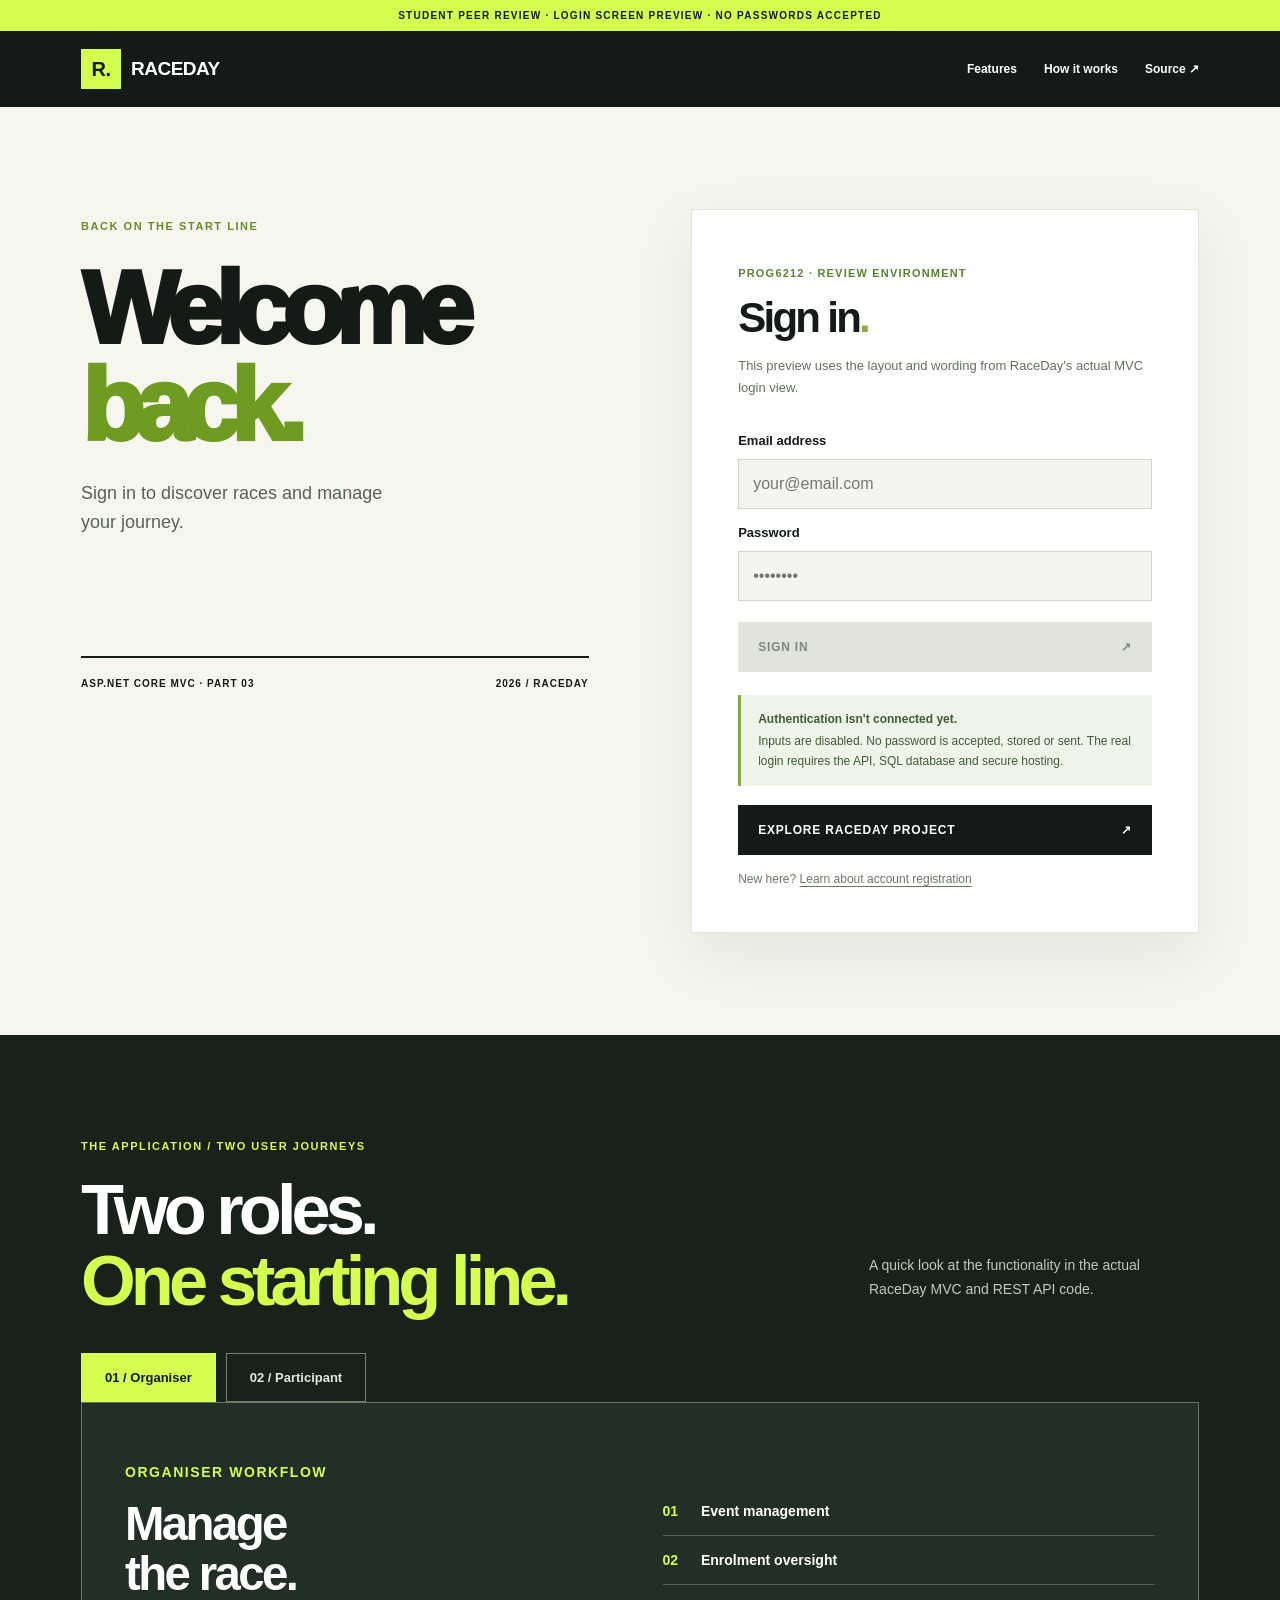
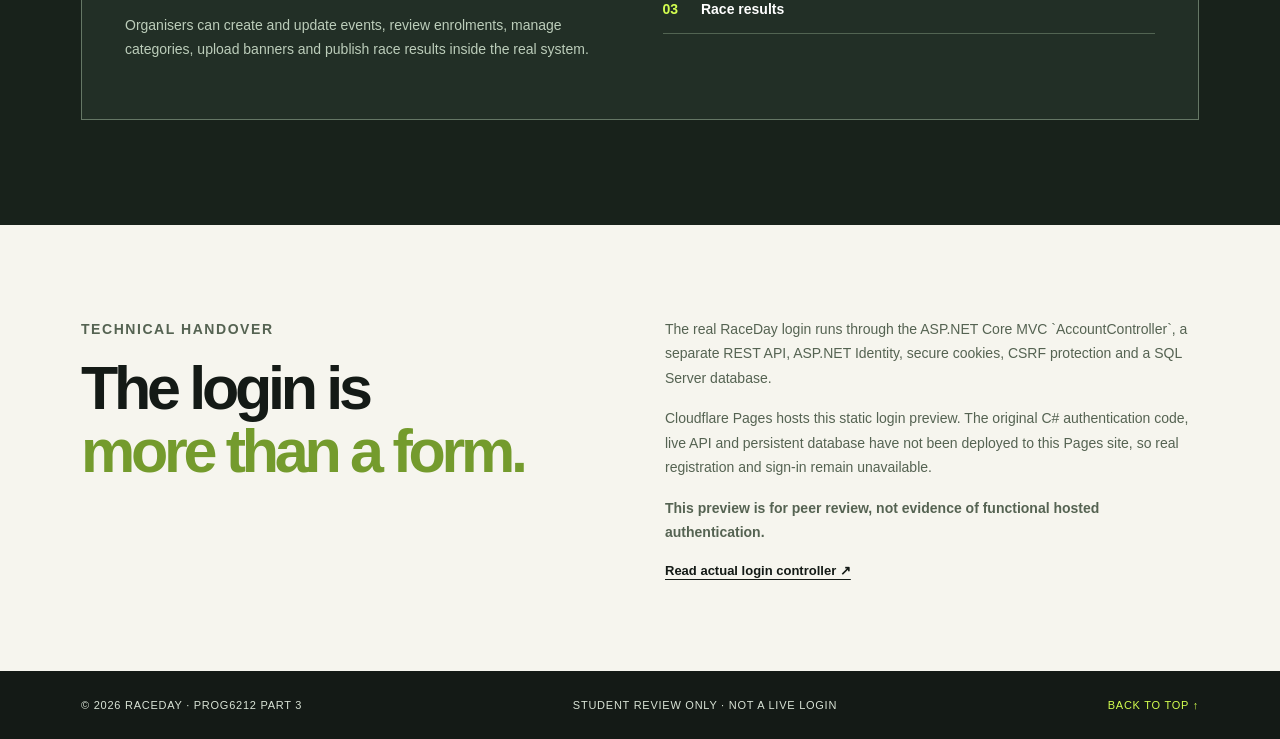
<file: cloudflare-login/index.html>
<!doctype html>
<html lang="en-ZA">
<head>
<meta charset="utf-8">
<meta name="viewport" content="width=device-width,initial-scale=1">
<meta name="robots" content="noindex,nofollow">
<meta name="theme-color" content="#141a16">
<meta name="description" content="RaceDay PROG6212 Part 3 account screen peer-review preview. Authentication is not active.">
<title>RaceDay — Sign In | Part 3 Peer Review</title>
<style>
:root{--ink:#141a16;--cream:#f6f5ee;--lime:#d3fe4f;--muted:#586357;--line:#d7dcd2}
*{box-sizing:border-box}html{scroll-behavior:smooth}body{margin:0;background:var(--cream);color:var(--ink);font-family:Inter,"Segoe UI",Arial,sans-serif;-webkit-font-smoothing:antialiased}a{color:inherit}button,input{font:inherit}a:focus-visible,button:focus-visible{outline:3px solid #85a93a;outline-offset:3px}.wrap{max-width:1170px;margin:auto;padding-inline:26px}
.skip{position:absolute;left:15px;top:-100px;padding:12px;background:white;z-index:2}.skip:focus{top:12px}
.preview-band{background:var(--lime);color:var(--ink);padding:10px 14px;text-align:center;font-size:10px;font-weight:900;letter-spacing:1.25px}
.header{background:var(--ink);color:#fff}.header-inner{min-height:76px;display:flex;align-items:center;justify-content:space-between;gap:20px}.brand{font-size:19px;letter-spacing:-.5px;font-weight:900;text-decoration:none;display:flex;align-items:center;gap:10px}.brand-mark{background:var(--lime);color:var(--ink);width:40px;height:40px;display:grid;place-items:center;font-size:20px}.nav{display:flex;gap:27px}.nav a{font-size:12px;font-weight:800;text-decoration:none}.nav a:hover{color:var(--lime)}
.auth-layout{display:grid;grid-template-columns:1fr 1fr;gap:clamp(40px,8vw,125px);padding-top:clamp(70px,8vw,105px);padding-bottom:clamp(72px,8vw,130px);min-height:680px}.eyebrow{font-size:11px;font-weight:850;letter-spacing:1.55px;color:#658d29}.intro h1{font-size:clamp(65px,8vw,118px);font-weight:950;letter-spacing:-.09em;line-height:.94;margin:29px 0 25px}.intro h1 em{color:#6e9b20;font-style:normal}.intro>.description{color:var(--muted);font-size:18px;max-width:340px;line-height:1.6}.intro>.metadata{display:flex;justify-content:space-between;gap:15px;border-top:2px solid var(--ink);margin-top:120px;padding-top:20px;font-size:10px;letter-spacing:1px;font-weight:900}
.login-card{align-self:start;background:white;border:1px solid #e2e7dd;padding:clamp(26px,4vw,46px);box-shadow:0 22px 58px #141a1612}.card-label{font-size:11px;font-weight:900;letter-spacing:1.2px;color:#5c8132}.login-card h2{font-size:42px;letter-spacing:-.065em;margin:15px 0 13px}.login-card h2 span{color:#8da947}.hint{font-size:13px;line-height:1.65;color:#64705f;margin:0 0 30px}.auth-fields{border:0;margin:0;padding:0;display:flex;flex-direction:column;gap:11px}.auth-fields label{font-size:13px;font-weight:800;margin-top:5px}.auth-fields input{width:100%;height:50px;border:1px solid #ced7c8;background:#f4f5f1;padding:11px 14px;color:#889387;opacity:1;cursor:not-allowed}.login-submit,.explore{min-height:50px;border:0;width:100%;padding:15px 20px;display:flex;justify-content:space-between;align-items:center;text-decoration:none;font-size:12px;font-weight:900;letter-spacing:.8px}.login-submit{background:#e1e4da;color:#7e877b;margin-top:10px;cursor:not-allowed}.explore{background:var(--ink);color:#fff;margin-top:19px}.explore:hover{background:#354a39}
.notice{border-left:3px solid #87a944;background:#eff4e8;color:#425b37;padding:15px 17px;margin-top:23px;font-size:12px;line-height:1.6}.notice strong{display:block;margin-bottom:3px}.card-footer{font-size:12px;color:#6b7867;margin:17px 0 0}.card-footer a{text-underline-offset:3px}
.roles{background:#18221b;color:white;padding:94px 0 105px}.roles .eyebrow{color:var(--lime)}.roles-title{display:flex;gap:40px;align-items:end;justify-content:space-between;margin:23px 0 37px}.roles-title h2{font-size:clamp(39px,5.5vw,73px);line-height:1;letter-spacing:-.07em;margin:0}.roles-title h2 em{font-style:normal;color:var(--lime)}.roles-title p{max-width:330px;line-height:1.7;color:#becdba;font-size:14px}.tabs{display:flex;gap:10px}.tabs button{border:1px solid #6e836e;background:transparent;color:#dfebdc;padding:16px 23px;font-size:13px;font-weight:800;cursor:pointer}.tabs button[aria-selected=true]{border-color:var(--lime);background:var(--lime);color:var(--ink)}.role{padding:43px;background:#222f26;border:1px solid #657765;display:grid;grid-template-columns:1fr 1fr;gap:45px}.role[hidden]{display:none}.role h3{font-size:clamp(31px,3.7vw,50px);letter-spacing:-.055em;line-height:1.06;margin:13px 0}.role p{color:#bccdba;font-size:14px;line-height:1.75}.role ul{padding:0;margin:auto 0;list-style:none}.role li{border-bottom:1px solid #526452;padding:16px 0;font-size:14px;font-weight:750}.role li b{color:var(--lime);margin-right:19px}
.tech{display:grid;grid-template-columns:1fr 1fr;gap:50px;padding-block:92px}.tech h2{font-size:clamp(36px,5vw,61px);line-height:1.02;letter-spacing:-.07em;margin:15px 0}.tech h2 em{color:#749b2d;font-style:normal}.tech p{color:#556352;font-size:14px;line-height:1.75;margin:0 0 16px}.tech a{font-weight:800;text-underline-offset:4px;font-size:13px}.footer{background:var(--ink);color:#d9e3d6;padding:28px 0;font-size:11px;letter-spacing:.75px}.footer-inner{display:flex;align-items:center;justify-content:space-between;flex-wrap:wrap;gap:15px}.footer a{color:var(--lime);text-decoration:none}
@media(max-width:790px){.auth-layout{grid-template-columns:1fr;gap:43px;padding-top:58px}.intro h1{font-size:clamp(66px,13vw,100px)}.intro>.metadata{margin-top:45px}.roles-title{display:block}.roles-title p{margin-top:20px}.role{grid-template-columns:1fr;gap:20px}.tech{grid-template-columns:1fr;gap:20px}}
@media(max-width:540px){.wrap{padding-inline:18px}.preview-band{font-size:9px;line-height:1.5}.header-inner{min-height:65px}.brand{font-size:16px}.brand-mark{width:35px;height:35px}.nav{gap:14px}.nav a:first-child{display:none}.nav a{font-size:11px}.auth-layout{padding-top:42px;padding-bottom:75px}.intro h1{font-size:clamp(62px,15vw,86px)}.intro>.description{font-size:16px}.intro>.metadata{font-size:9px}.login-card{padding:25px}.login-card h2{font-size:36px}.roles{padding-block:68px}.role{padding:23px}.tabs button{flex:1;padding:12px;font-size:12px}.tech{padding-block:60px}.footer-inner{font-size:10px}}
@media(prefers-reduced-motion:reduce){html{scroll-behavior:auto}}
</style>
</head>
<body>
<a class="skip" href="#main">Skip to main content</a>
<div class="preview-band" role="note">STUDENT PEER REVIEW · LOGIN SCREEN PREVIEW · NO PASSWORDS ACCEPTED</div>
<header class="header"><div class="wrap header-inner"><a href="/" class="brand"><span class="brand-mark">R.</span> RACEDAY</a><nav class="nav" aria-label="Primary"><a href="#roles">Features</a><a href="#tech">How it works</a><a href="https://github.com/tkhumalo2022/RaceDay_Part2/tree/feature/part3-mvc-review" rel="noopener noreferrer" target="_blank">Source ↗</a></nav></div></header>
<main id="main">
<section class="auth-layout wrap" aria-label="RaceDay login preview">
 <div class="intro"><p class="eyebrow">BACK ON THE START LINE</p><h1>Welcome<br><em>back.</em></h1><p class="description">Sign in to discover races and manage your journey.</p><div class="metadata"><span>ASP.NET CORE MVC · PART 03</span><span>2026 / RACEDAY</span></div></div>
 <div class="login-card">
   <p class="card-label">PROG6212 · REVIEW ENVIRONMENT</p>
   <h2>Sign in<span>.</span></h2>
   <p class="hint">This preview uses the layout and wording from RaceDay's actual MVC login view.</p>
   <form id="preview-only" autocomplete="off">
     <fieldset class="auth-fields" disabled aria-describedby="auth-warning">
       <label for="email">Email address</label><input id="email" type="email" placeholder="your@email.com" autocomplete="off">
       <label for="password">Password</label><input id="password" type="password" placeholder="••••••••" autocomplete="off">
       <button type="submit" class="login-submit">SIGN IN <span aria-hidden="true">↗</span></button>
     </fieldset>
   </form>
   <div id="auth-warning" class="notice" role="status"><strong>Authentication isn't connected yet.</strong> Inputs are disabled. No password is accepted, stored or sent. The real login requires the API, SQL database and secure hosting.</div>
   <a class="explore" href="https://raceday-part3-sam-peer-review-tkhumalo2022s-projects.vercel.app/" rel="noopener noreferrer" target="_blank">EXPLORE RACEDAY PROJECT <span aria-hidden="true">↗</span></a>
   <p class="card-footer">New here? <a href="#tech">Learn about account registration</a></p>
 </div>
</section>
<section id="roles" class="roles"><div class="wrap">
  <p class="eyebrow">THE APPLICATION / TWO USER JOURNEYS</p>
  <div class="roles-title"><h2>Two roles.<br><em>One starting line.</em></h2><p>A quick look at the functionality in the actual RaceDay MVC and REST API code.</p></div>
  <div class="tabs" role="tablist" aria-label="Select role preview"><button type="button" id="t-organiser" role="tab" aria-controls="p-organiser" aria-selected="true">01 / Organiser</button><button type="button" id="t-participant" role="tab" aria-controls="p-participant" aria-selected="false" tabindex="-1">02 / Participant</button></div>
  <div id="p-organiser" role="tabpanel" aria-labelledby="t-organiser" class="role"><div><p class="eyebrow">ORGANISER WORKFLOW</p><h3>Manage<br>the race.</h3><p>Organisers can create and update events, review enrolments, manage categories, upload banners and publish race results inside the real system.</p></div><ul><li><b>01</b> Event management</li><li><b>02</b> Enrolment oversight</li><li><b>03</b> Race results</li></ul></div>
  <div id="p-participant" role="tabpanel" aria-labelledby="t-participant" class="role" hidden><div><p class="eyebrow">PARTICIPANT WORKFLOW</p><h3>Your next<br>race awaits.</h3><p>Participants can discover events, apply filters, enrol, update their profiles and view results inside the real system.</p></div><ul><li><b>01</b> Discover events</li><li><b>02</b> Race enrolment</li><li><b>03</b> Profile & results</li></ul></div>
</div></section>
<section id="tech" class="tech wrap"><div><p class="eyebrow">TECHNICAL HANDOVER</p><h2>The login is<br><em>more than a form.</em></h2></div><div><p>The real RaceDay login runs through the ASP.NET Core MVC `AccountController`, a separate REST API, ASP.NET Identity, secure cookies, CSRF protection and a SQL Server database.</p><p>Cloudflare Pages hosts this static login preview. The original C# authentication code, live API and persistent database have not been deployed to this Pages site, so real registration and sign-in remain unavailable.</p><p><strong>This preview is for peer review, not evidence of functional hosted authentication.</strong></p><a href="https://github.com/tkhumalo2022/RaceDay_Part2/blob/feature/part3-mvc-review/src/RaCeDay.Portal/Controllers/AccountController.cs" target="_blank" rel="noopener noreferrer">Read actual login controller ↗</a></div></section>
</main>
<footer class="footer"><div class="footer-inner wrap"><span>© 2026 RACEDAY · PROG6212 PART 3</span><span>STUDENT REVIEW ONLY · NOT A LIVE LOGIN</span><a href="#main">BACK TO TOP ↑</a></div></footer>
<script>
(() => {'use strict';
 const tabs=[...document.querySelectorAll('[role="tab"]')];
 const activate=(selected,focus=false)=>{for(const tab of tabs){const on=tab===selected;tab.setAttribute('aria-selected',String(on));tab.tabIndex=on?0:-1;document.getElementById(tab.getAttribute('aria-controls')).hidden=!on;}if(focus)selected.focus();};
 tabs.forEach((tab,i)=>{tab.addEventListener('click',()=>activate(tab));tab.addEventListener('keydown',e=>{if(!['ArrowLeft','ArrowRight','Home','End'].includes(e.key))return;e.preventDefault();const j=e.key==='Home'?0:e.key==='End'?tabs.length-1:(i+(e.key==='ArrowLeft'?-1:1)+tabs.length)%tabs.length;activate(tabs[j],true);});});
 document.getElementById('preview-only').addEventListener('submit',e=>e.preventDefault());
})();
</script>
</body>
</html>
</file>
